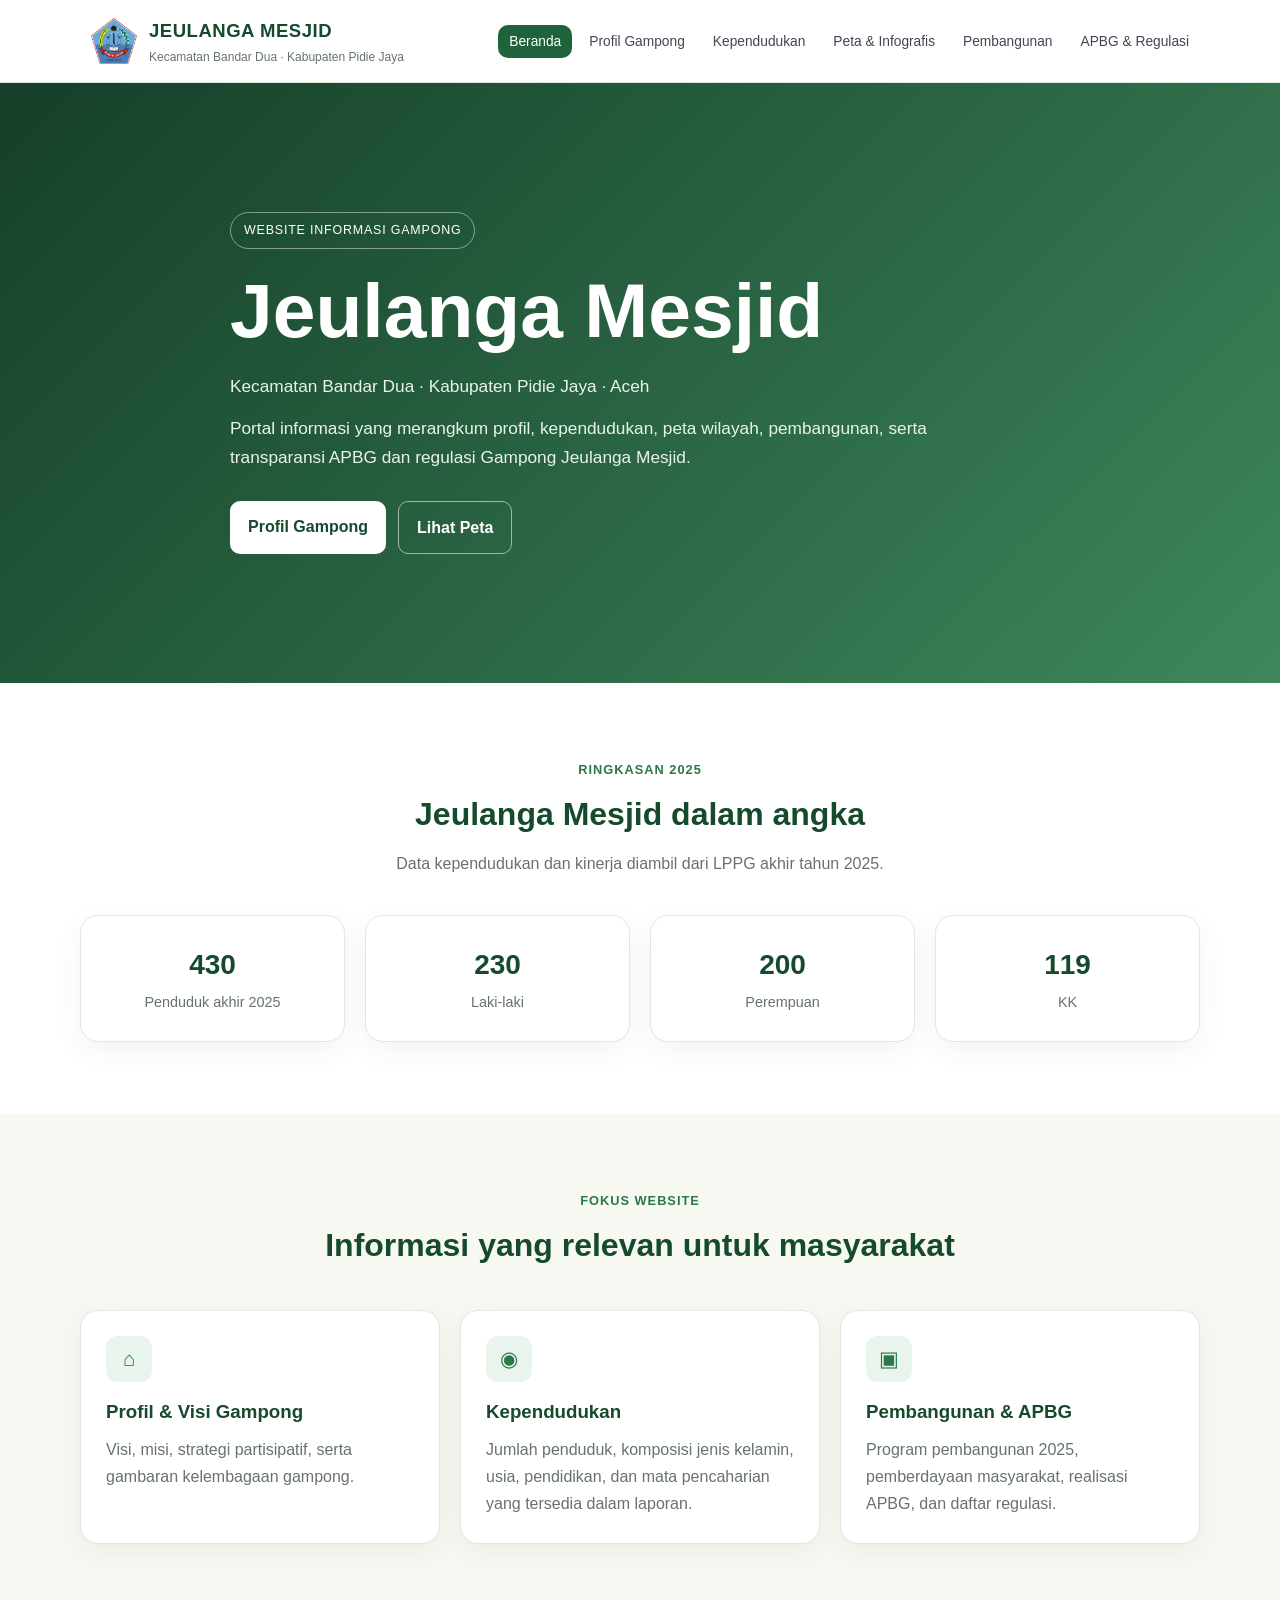
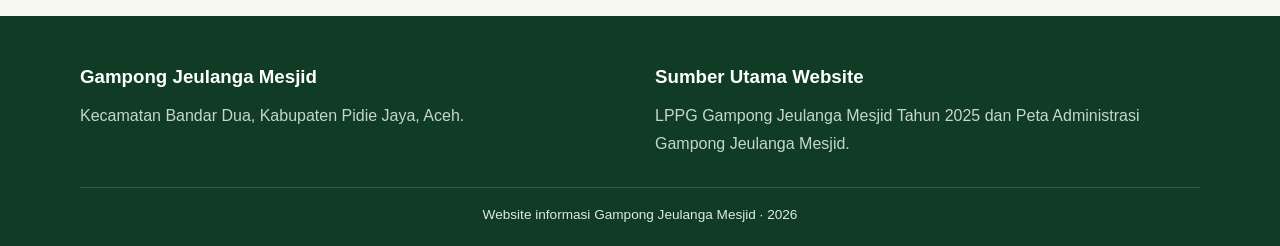
<file: index.html>
<!doctype html><html lang="id"><head><meta charset="utf-8"><meta name="viewport" content="width=device-width,initial-scale=1"><title>Gampong Jeulanga Mesjid, Bandar Dua, Pidie Jaya</title><link rel="stylesheet" href="css/style.css">
<meta name="description" content="Portal informasi Gampong Jeulanga Mesjid, Kecamatan Bandar Dua, Kabupaten Pidie Jaya, Aceh. Profil gampong, kependudukan, peta wilayah, pembangunan, APBG, dan regulasi.">
<meta name="robots" content="index, follow, max-image-preview:large">
<link rel="canonical" href="https://barbar2803.github.io/jeulanga-mesjid/">
<meta name="theme-color" content="#1f7a4d">
<meta property="og:locale" content="id_ID">
<meta property="og:type" content="website">
<meta property="og:site_name" content="Gampong Jeulanga Mesjid">
<meta property="og:title" content="Gampong Jeulanga Mesjid, Bandar Dua, Pidie Jaya">
<meta property="og:description" content="Portal informasi Gampong Jeulanga Mesjid, Kecamatan Bandar Dua, Kabupaten Pidie Jaya, Aceh. Profil gampong, kependudukan, peta wilayah, pembangunan, APBG, dan regulasi.">
<meta property="og:url" content="https://barbar2803.github.io/jeulanga-mesjid/">
<meta property="og:image" content="https://barbar2803.github.io/jeulanga-mesjid/images/logo-pidie-jaya.png">
<meta name="twitter:card" content="summary">
<meta name="twitter:title" content="Gampong Jeulanga Mesjid, Bandar Dua, Pidie Jaya">
<meta name="twitter:description" content="Portal informasi Gampong Jeulanga Mesjid, Kecamatan Bandar Dua, Kabupaten Pidie Jaya, Aceh. Profil gampong, kependudukan, peta wilayah, pembangunan, APBG, dan regulasi.">
<script type="application/ld+json">{"@context": "https://schema.org", "@type": "BreadcrumbList", "itemListElement": [{"@type": "ListItem", "position": 1, "name": "Beranda", "item": "https://barbar2803.github.io/jeulanga-mesjid/"}]}</script>
<script type="application/ld+json">{"@context": "https://schema.org", "@type": "WebSite", "name": "Gampong Jeulanga Mesjid", "alternateName": "Website Gampong Jeulanga Mesjid", "url": "https://barbar2803.github.io/jeulanga-mesjid/", "inLanguage": "id-ID", "description": "Portal informasi Gampong Jeulanga Mesjid, Kecamatan Bandar Dua, Kabupaten Pidie Jaya, Aceh. Profil gampong, kependudukan, peta wilayah, pembangunan, APBG, dan regulasi.", "about": {"@type": "AdministrativeArea", "name": "Gampong Jeulanga Mesjid", "identifier": "1118042032", "containedInPlace": [{"@type": "AdministrativeArea", "name": "Kecamatan Bandar Dua"}, {"@type": "AdministrativeArea", "name": "Kabupaten Pidie Jaya"}, {"@type": "AdministrativeArea", "name": "Aceh"}]}}</script>
</head><body>
<nav><div class="container nav-inner">
<a class="brand" href="index.html"><img src="images/logo-pidie-jaya.png" alt="Lambang Kabupaten Pidie Jaya"><span><h2>JEULANGA MESJID</h2><small>Kecamatan Bandar Dua · Kabupaten Pidie Jaya</small></span></a>
<ul>
<li><a href="index.html" class="active">Beranda</a></li>
<li><a href="profil.html">Profil Gampong</a></li>
<li><a href="kependudukan.html">Kependudukan</a></li>
<li><a href="infografis.html">Peta & Infografis</a></li>
<li><a href="pembangunan.html">Pembangunan</a></li>
<li><a href="data-dokumen.html">APBG & Regulasi</a></li>
</ul></div></nav><header class="hero"><div class="container hero-content"><span class="badge">WEBSITE INFORMASI GAMPONG</span><h1>Jeulanga Mesjid</h1><p>Kecamatan Bandar Dua · Kabupaten Pidie Jaya · Aceh</p><p style="margin-top:12px">Portal informasi yang merangkum profil, kependudukan, peta wilayah, pembangunan, serta transparansi APBG dan regulasi Gampong Jeulanga Mesjid.</p><div class="buttons"><a class="btn" href="profil.html">Profil Gampong</a><a class="btn outline" href="infografis.html">Lihat Peta</a></div></div></header>
<section><div class="container"><div class="section-head"><span>Ringkasan 2025</span><h2>Jeulanga Mesjid dalam angka</h2><p>Data kependudukan dan kinerja diambil dari LPPG akhir tahun 2025.</p></div><div class="grid grid-4">
<div class="card stat"><strong>430</strong><span>Penduduk akhir 2025</span></div><div class="card stat"><strong>230</strong><span>Laki-laki</span></div><div class="card stat"><strong>200</strong><span>Perempuan</span></div><div class="card stat"><strong>119</strong><span>KK</span></div>
</div></div></section>
<section class="stats"><div class="container"><div class="section-head"><span>Fokus Website</span><h2>Informasi yang relevan untuk masyarakat</h2></div><div class="grid grid-3">
<div class="card"><div class="icon">⌂</div><h3>Profil & Visi Gampong</h3><p>Visi, misi, strategi partisipatif, serta gambaran kelembagaan gampong.</p></div>
<div class="card"><div class="icon">◉</div><h3>Kependudukan</h3><p>Jumlah penduduk, komposisi jenis kelamin, usia, pendidikan, dan mata pencaharian yang tersedia dalam laporan.</p></div>
<div class="card"><div class="icon">▣</div><h3>Pembangunan & APBG</h3><p>Program pembangunan 2025, pemberdayaan masyarakat, realisasi APBG, dan daftar regulasi.</p></div>
</div></div></section>
<footer><div class="container footer-grid"><div><h3>Gampong Jeulanga Mesjid</h3><p>Kecamatan Bandar Dua, Kabupaten Pidie Jaya, Aceh.</p></div><div><h3>Sumber Utama Website</h3><p>LPPG Gampong Jeulanga Mesjid Tahun 2025 dan Peta Administrasi Gampong Jeulanga Mesjid.</p></div></div><div class="container bottom">Website informasi Gampong Jeulanga Mesjid · 2026</div></footer></body></html>
</file>
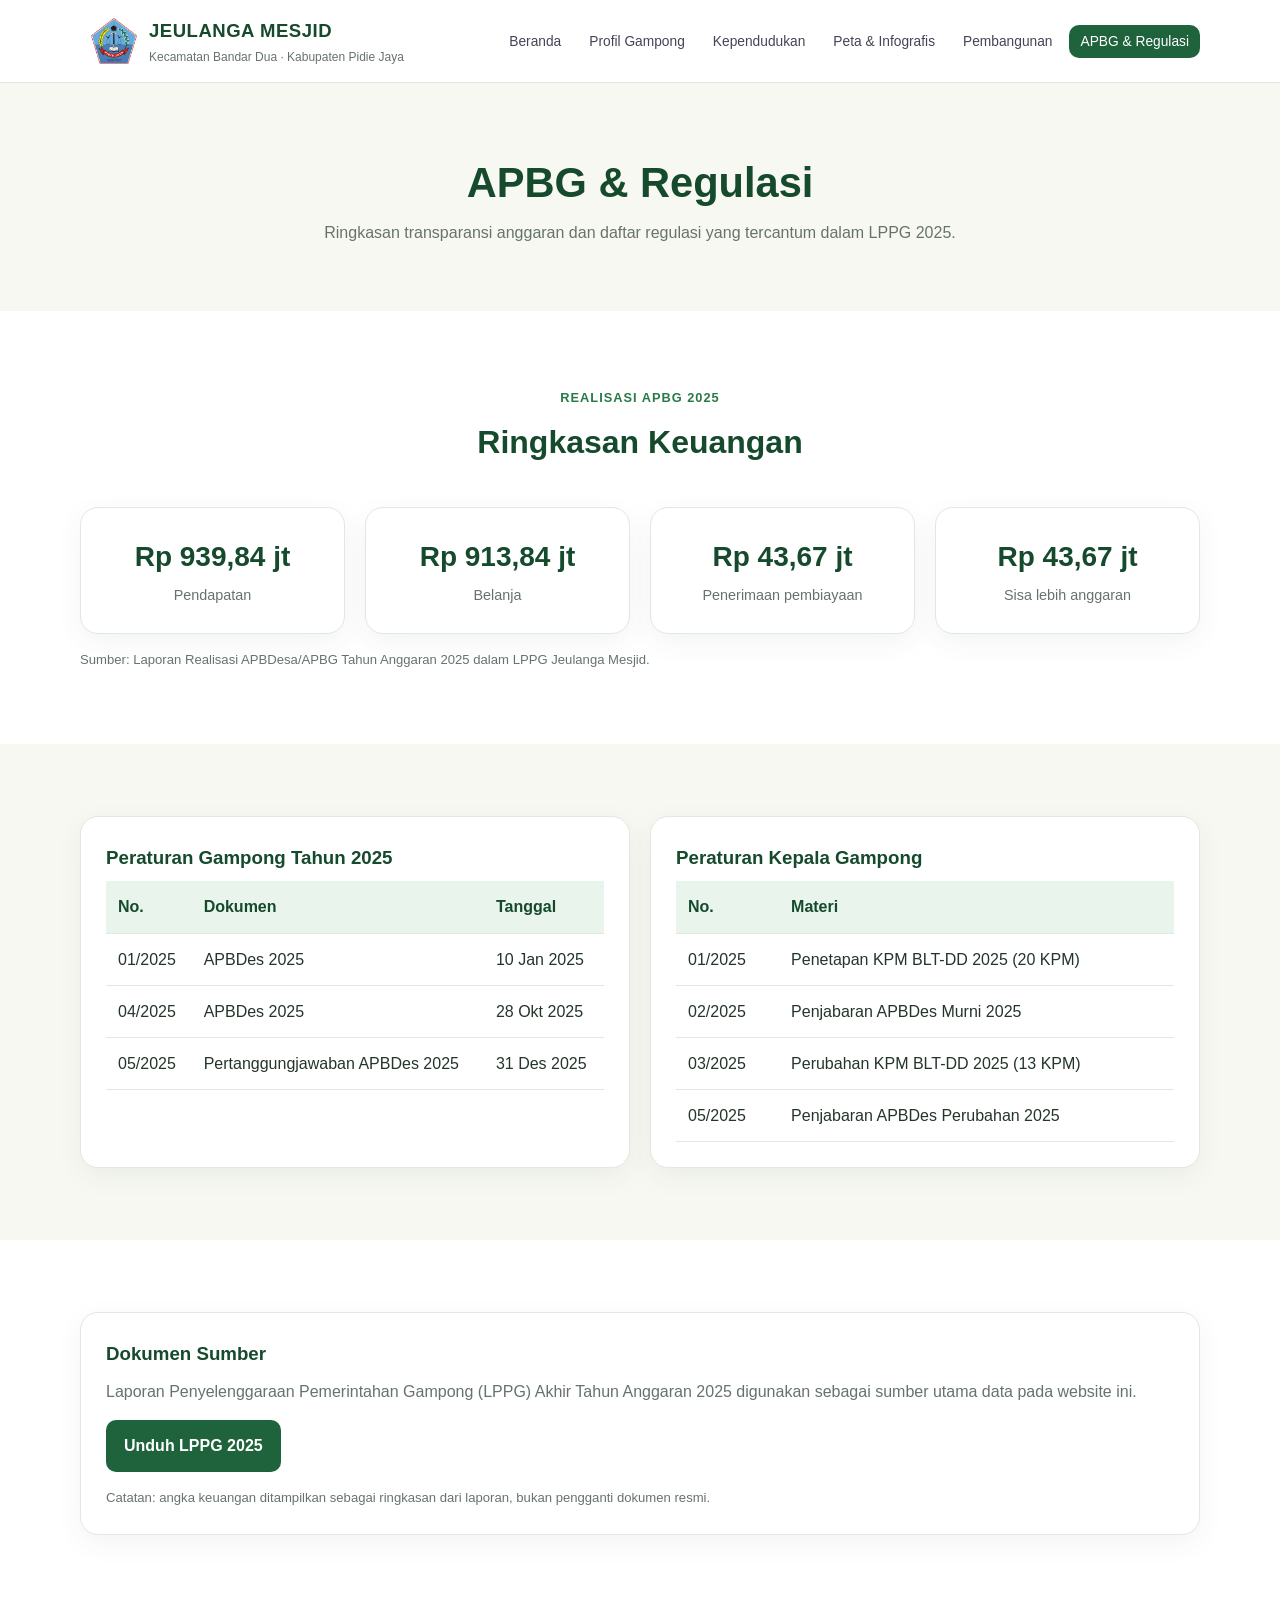
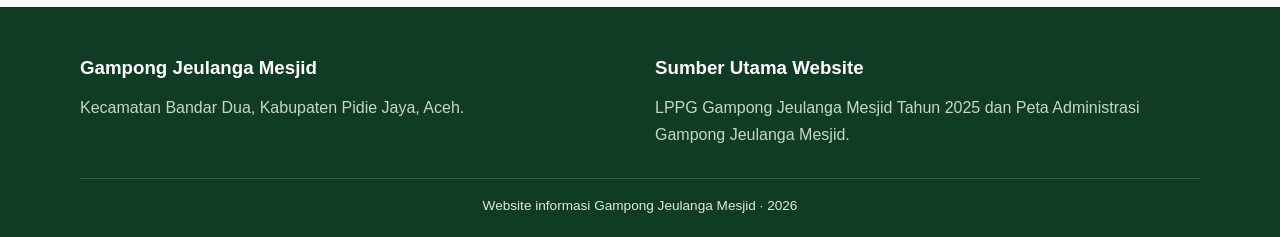
<file: data-dokumen.html>
<!doctype html><html lang="id"><head><meta charset="utf-8"><meta name="viewport" content="width=device-width,initial-scale=1"><title>APBG & Regulasi Gampong Jeulanga Mesjid, Pidie Jaya</title><link rel="stylesheet" href="css/style.css">
<meta name="description" content="Informasi APBG dan regulasi Gampong Jeulanga Mesjid, Kecamatan Bandar Dua, Kabupaten Pidie Jaya, Aceh berdasarkan dokumen yang tersedia di portal.">
<meta name="robots" content="index, follow, max-image-preview:large">
<link rel="canonical" href="https://barbar2803.github.io/jeulanga-mesjid/data-dokumen.html">
<meta name="theme-color" content="#1f7a4d">
<meta property="og:locale" content="id_ID">
<meta property="og:type" content="website">
<meta property="og:site_name" content="Gampong Jeulanga Mesjid">
<meta property="og:title" content="APBG & Regulasi Gampong Jeulanga Mesjid, Pidie Jaya">
<meta property="og:description" content="Informasi APBG dan regulasi Gampong Jeulanga Mesjid, Kecamatan Bandar Dua, Kabupaten Pidie Jaya, Aceh berdasarkan dokumen yang tersedia di portal.">
<meta property="og:url" content="https://barbar2803.github.io/jeulanga-mesjid/data-dokumen.html">
<meta property="og:image" content="https://barbar2803.github.io/jeulanga-mesjid/images/logo-pidie-jaya.png">
<meta name="twitter:card" content="summary">
<meta name="twitter:title" content="APBG & Regulasi Gampong Jeulanga Mesjid, Pidie Jaya">
<meta name="twitter:description" content="Informasi APBG dan regulasi Gampong Jeulanga Mesjid, Kecamatan Bandar Dua, Kabupaten Pidie Jaya, Aceh berdasarkan dokumen yang tersedia di portal.">
<script type="application/ld+json">{"@context": "https://schema.org", "@type": "BreadcrumbList", "itemListElement": [{"@type": "ListItem", "position": 1, "name": "Beranda", "item": "https://barbar2803.github.io/jeulanga-mesjid/"}, {"@type": "ListItem", "position": 2, "name": "APBG & Regulasi Gampong Jeulanga Mesjid", "item": "https://barbar2803.github.io/jeulanga-mesjid/data-dokumen.html"}]}</script>
</head><body>
<nav><div class="container nav-inner">
<a class="brand" href="index.html"><img src="images/logo-pidie-jaya.png" alt="Lambang Kabupaten Pidie Jaya"><span><h2>JEULANGA MESJID</h2><small>Kecamatan Bandar Dua · Kabupaten Pidie Jaya</small></span></a>
<ul>
<li><a href="index.html">Beranda</a></li>
<li><a href="profil.html">Profil Gampong</a></li>
<li><a href="kependudukan.html">Kependudukan</a></li>
<li><a href="infografis.html">Peta & Infografis</a></li>
<li><a href="pembangunan.html">Pembangunan</a></li>
<li><a href="data-dokumen.html" class="active">APBG & Regulasi</a></li>
</ul></div></nav><header class="page-head"><div class="container"><h1>APBG & Regulasi</h1><p>Ringkasan transparansi anggaran dan daftar regulasi yang tercantum dalam LPPG 2025.</p></div></header>
<section><div class="container"><div class="section-head"><span>Realisasi APBG 2025</span><h2>Ringkasan Keuangan</h2></div><div class="grid grid-4">
<div class="card stat"><strong>Rp 939,84 jt</strong><span>Pendapatan</span></div><div class="card stat"><strong>Rp 913,84 jt</strong><span>Belanja</span></div><div class="card stat"><strong>Rp 43,67 jt</strong><span>Penerimaan pembiayaan</span></div><div class="card stat"><strong>Rp 43,67 jt</strong><span>Sisa lebih anggaran</span></div>
</div><p class="source">Sumber: Laporan Realisasi APBDesa/APBG Tahun Anggaran 2025 dalam LPPG Jeulanga Mesjid.</p></div></section>
<section class="stats"><div class="container grid grid-2"><div class="card"><h3>Peraturan Gampong Tahun 2025</h3><table class="table"><tr><th>No.</th><th>Dokumen</th><th>Tanggal</th></tr><tr><td>01/2025</td><td>APBDes 2025</td><td>10 Jan 2025</td></tr><tr><td>04/2025</td><td>APBDes 2025</td><td>28 Okt 2025</td></tr><tr><td>05/2025</td><td>Pertanggungjawaban APBDes 2025</td><td>31 Des 2025</td></tr></table></div>
<div class="card"><h3>Peraturan Kepala Gampong</h3><table class="table"><tr><th>No.</th><th>Materi</th></tr><tr><td>01/2025</td><td>Penetapan KPM BLT-DD 2025 (20 KPM)</td></tr><tr><td>02/2025</td><td>Penjabaran APBDes Murni 2025</td></tr><tr><td>03/2025</td><td>Perubahan KPM BLT-DD 2025 (13 KPM)</td></tr><tr><td>05/2025</td><td>Penjabaran APBDes Perubahan 2025</td></tr></table></div></div></section>
<section><div class="container"><div class="card"><h3>Dokumen Sumber</h3><p>Laporan Penyelenggaraan Pemerintahan Gampong (LPPG) Akhir Tahun Anggaran 2025 digunakan sebagai sumber utama data pada website ini.</p><a class="btn green" href="dokumen/LPPG-Jeulanga-Mesjid-2025.docx" download style="margin-top:15px">Unduh LPPG 2025</a><p class="source">Catatan: angka keuangan ditampilkan sebagai ringkasan dari laporan, bukan pengganti dokumen resmi.</p></div></div></section>
<footer><div class="container footer-grid"><div><h3>Gampong Jeulanga Mesjid</h3><p>Kecamatan Bandar Dua, Kabupaten Pidie Jaya, Aceh.</p></div><div><h3>Sumber Utama Website</h3><p>LPPG Gampong Jeulanga Mesjid Tahun 2025 dan Peta Administrasi Gampong Jeulanga Mesjid.</p></div></div><div class="container bottom">Website informasi Gampong Jeulanga Mesjid · 2026</div></footer></body></html>
</file>
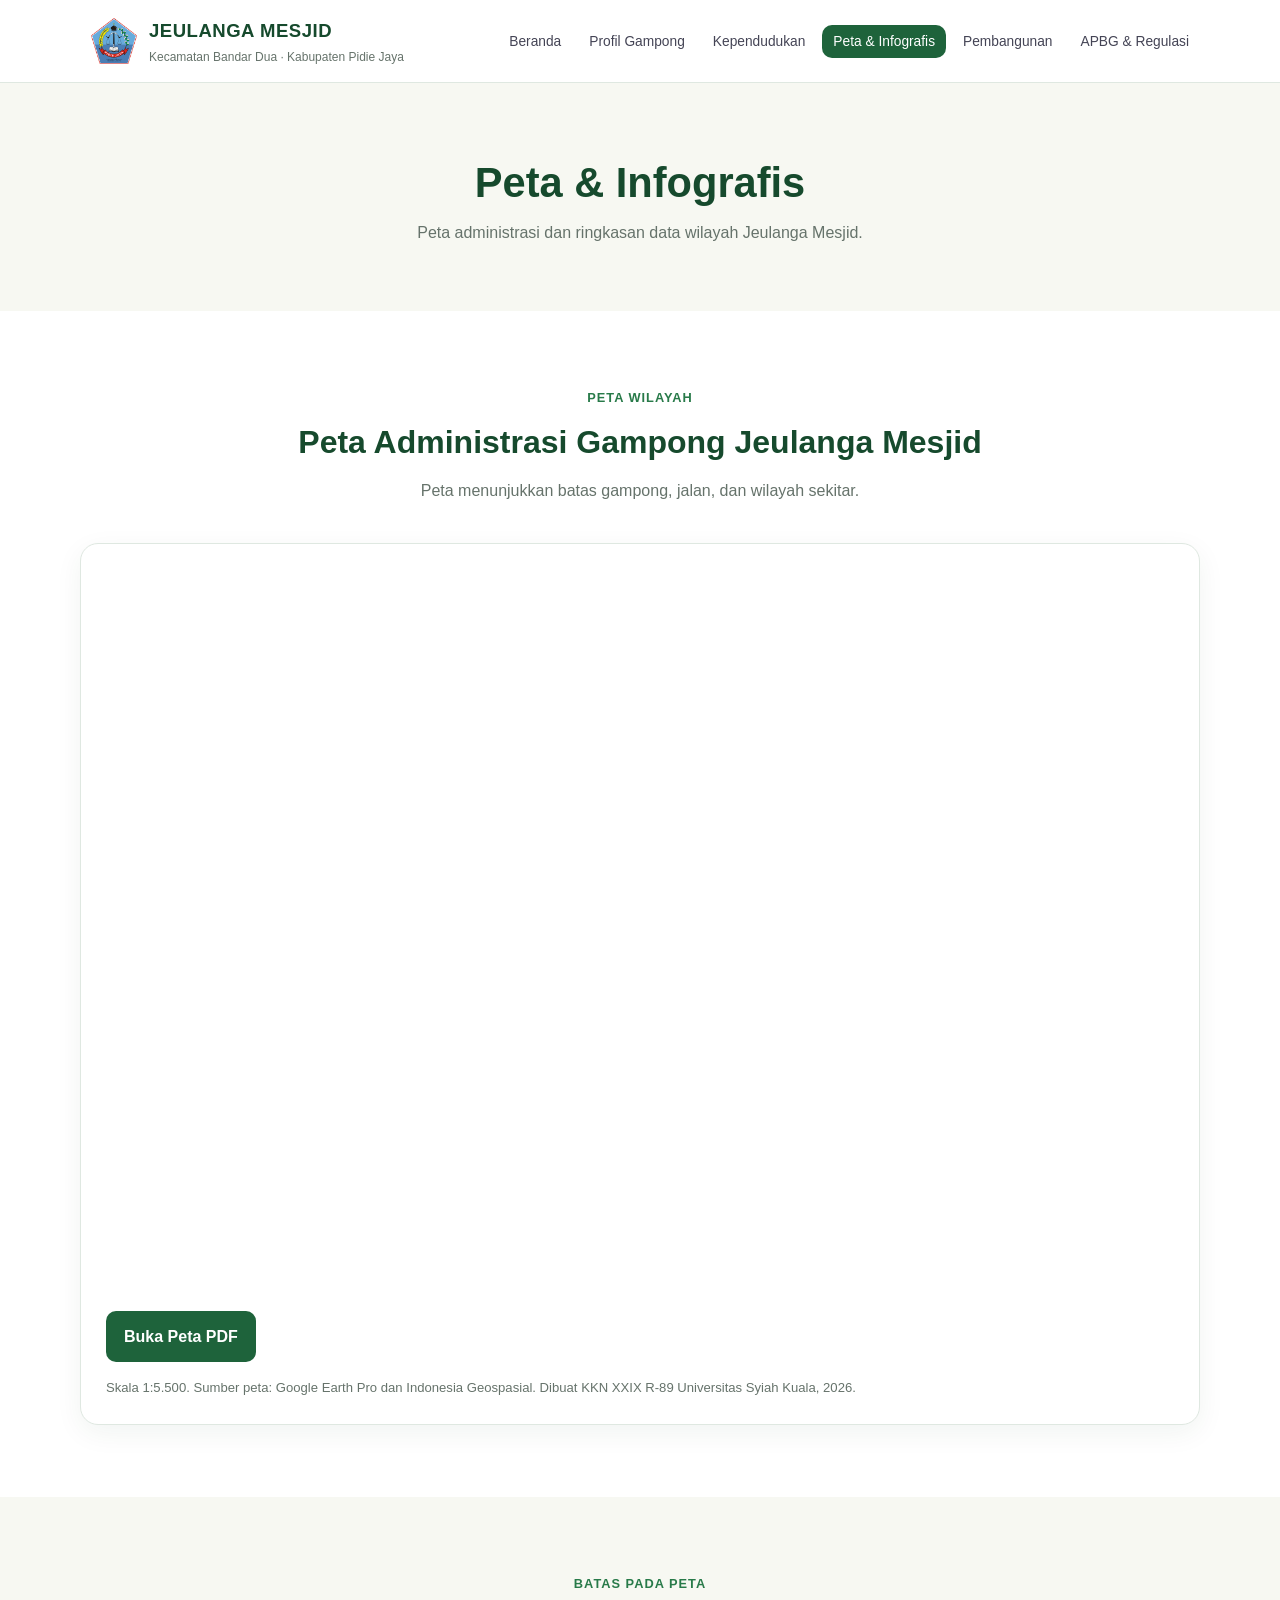
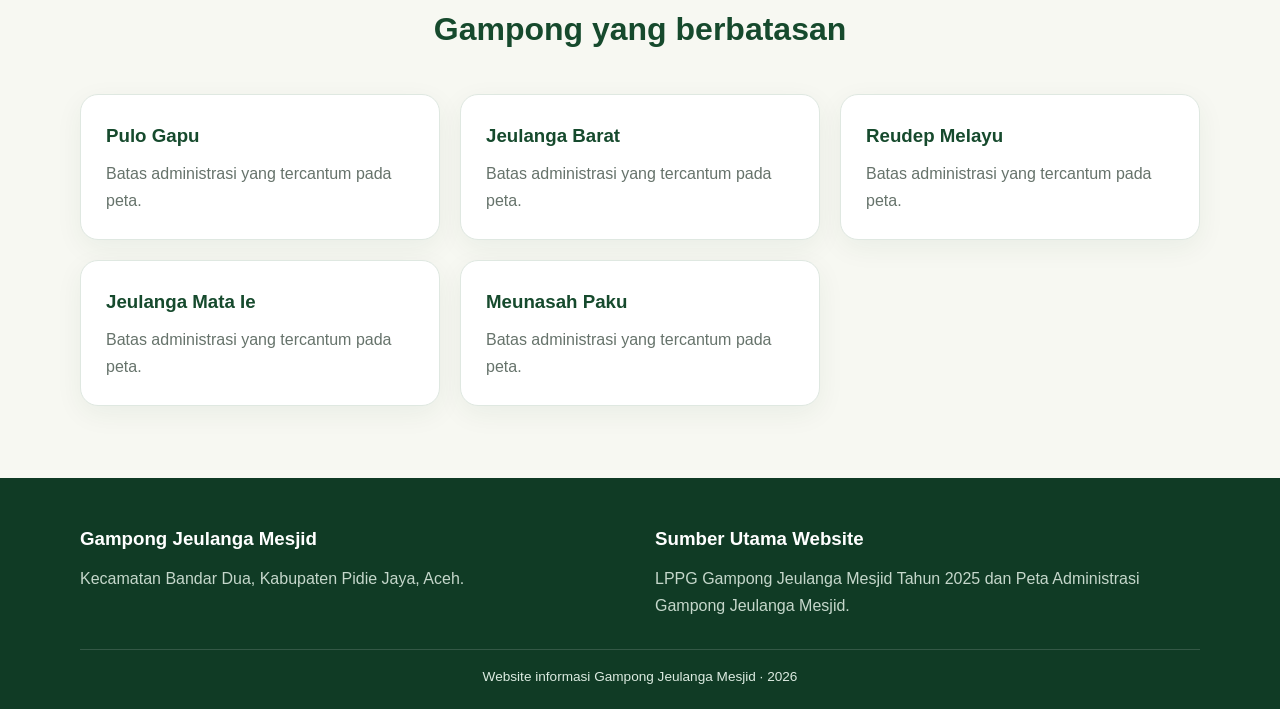
<file: infografis.html>
<!doctype html><html lang="id"><head><meta charset="utf-8"><meta name="viewport" content="width=device-width,initial-scale=1"><title>Peta & Infografis Gampong Jeulanga Mesjid, Pidie Jaya</title><link rel="stylesheet" href="css/style.css">
<meta name="description" content="Peta administrasi dan infografis Gampong Jeulanga Mesjid, Kecamatan Bandar Dua, Kabupaten Pidie Jaya, Aceh.">
<meta name="robots" content="index, follow, max-image-preview:large">
<link rel="canonical" href="https://barbar2803.github.io/jeulanga-mesjid/infografis.html">
<meta name="theme-color" content="#1f7a4d">
<meta property="og:locale" content="id_ID">
<meta property="og:type" content="website">
<meta property="og:site_name" content="Gampong Jeulanga Mesjid">
<meta property="og:title" content="Peta & Infografis Gampong Jeulanga Mesjid, Pidie Jaya">
<meta property="og:description" content="Peta administrasi dan infografis Gampong Jeulanga Mesjid, Kecamatan Bandar Dua, Kabupaten Pidie Jaya, Aceh.">
<meta property="og:url" content="https://barbar2803.github.io/jeulanga-mesjid/infografis.html">
<meta property="og:image" content="https://barbar2803.github.io/jeulanga-mesjid/images/logo-pidie-jaya.png">
<meta name="twitter:card" content="summary">
<meta name="twitter:title" content="Peta & Infografis Gampong Jeulanga Mesjid, Pidie Jaya">
<meta name="twitter:description" content="Peta administrasi dan infografis Gampong Jeulanga Mesjid, Kecamatan Bandar Dua, Kabupaten Pidie Jaya, Aceh.">
<script type="application/ld+json">{"@context": "https://schema.org", "@type": "BreadcrumbList", "itemListElement": [{"@type": "ListItem", "position": 1, "name": "Beranda", "item": "https://barbar2803.github.io/jeulanga-mesjid/"}, {"@type": "ListItem", "position": 2, "name": "Peta & Infografis Gampong Jeulanga Mesjid", "item": "https://barbar2803.github.io/jeulanga-mesjid/infografis.html"}]}</script>
</head><body>
<nav><div class="container nav-inner">
<a class="brand" href="index.html"><img src="images/logo-pidie-jaya.png" alt="Lambang Kabupaten Pidie Jaya"><span><h2>JEULANGA MESJID</h2><small>Kecamatan Bandar Dua · Kabupaten Pidie Jaya</small></span></a>
<ul>
<li><a href="index.html">Beranda</a></li>
<li><a href="profil.html">Profil Gampong</a></li>
<li><a href="kependudukan.html">Kependudukan</a></li>
<li><a href="infografis.html" class="active">Peta & Infografis</a></li>
<li><a href="pembangunan.html">Pembangunan</a></li>
<li><a href="data-dokumen.html">APBG & Regulasi</a></li>
</ul></div></nav><header class="page-head"><div class="container"><h1>Peta & Infografis</h1><p>Peta administrasi dan ringkasan data wilayah Jeulanga Mesjid.</p></div></header>
<section><div class="container"><div class="section-head"><span>Peta Wilayah</span><h2>Peta Administrasi Gampong Jeulanga Mesjid</h2><p>Peta menunjukkan batas gampong, jalan, dan wilayah sekitar.</p></div><div class="card map-card"><iframe src="dokumen/peta-administrasi-jeulanga-mesjid.pdf" title="Peta Administrasi Jeulanga Mesjid"></iframe><a class="btn green" target="_blank" href="dokumen/peta-administrasi-jeulanga-mesjid.pdf" style="margin-top:14px">Buka Peta PDF</a><p class="source">Skala 1:5.500. Sumber peta: Google Earth Pro dan Indonesia Geospasial. Dibuat KKN XXIX R-89 Universitas Syiah Kuala, 2026.</p></div></div></section>
<section class="stats"><div class="container"><div class="section-head"><span>Batas pada Peta</span><h2>Gampong yang berbatasan</h2></div><div class="grid grid-3"><div class="card"><h3>Pulo Gapu</h3><p>Batas administrasi yang tercantum pada peta.</p></div><div class="card"><h3>Jeulanga Barat</h3><p>Batas administrasi yang tercantum pada peta.</p></div><div class="card"><h3>Reudep Melayu</h3><p>Batas administrasi yang tercantum pada peta.</p></div><div class="card"><h3>Jeulanga Mata Ie</h3><p>Batas administrasi yang tercantum pada peta.</p></div><div class="card"><h3>Meunasah Paku</h3><p>Batas administrasi yang tercantum pada peta.</p></div></div></div></section>
<footer><div class="container footer-grid"><div><h3>Gampong Jeulanga Mesjid</h3><p>Kecamatan Bandar Dua, Kabupaten Pidie Jaya, Aceh.</p></div><div><h3>Sumber Utama Website</h3><p>LPPG Gampong Jeulanga Mesjid Tahun 2025 dan Peta Administrasi Gampong Jeulanga Mesjid.</p></div></div><div class="container bottom">Website informasi Gampong Jeulanga Mesjid · 2026</div></footer></body></html>
</file>
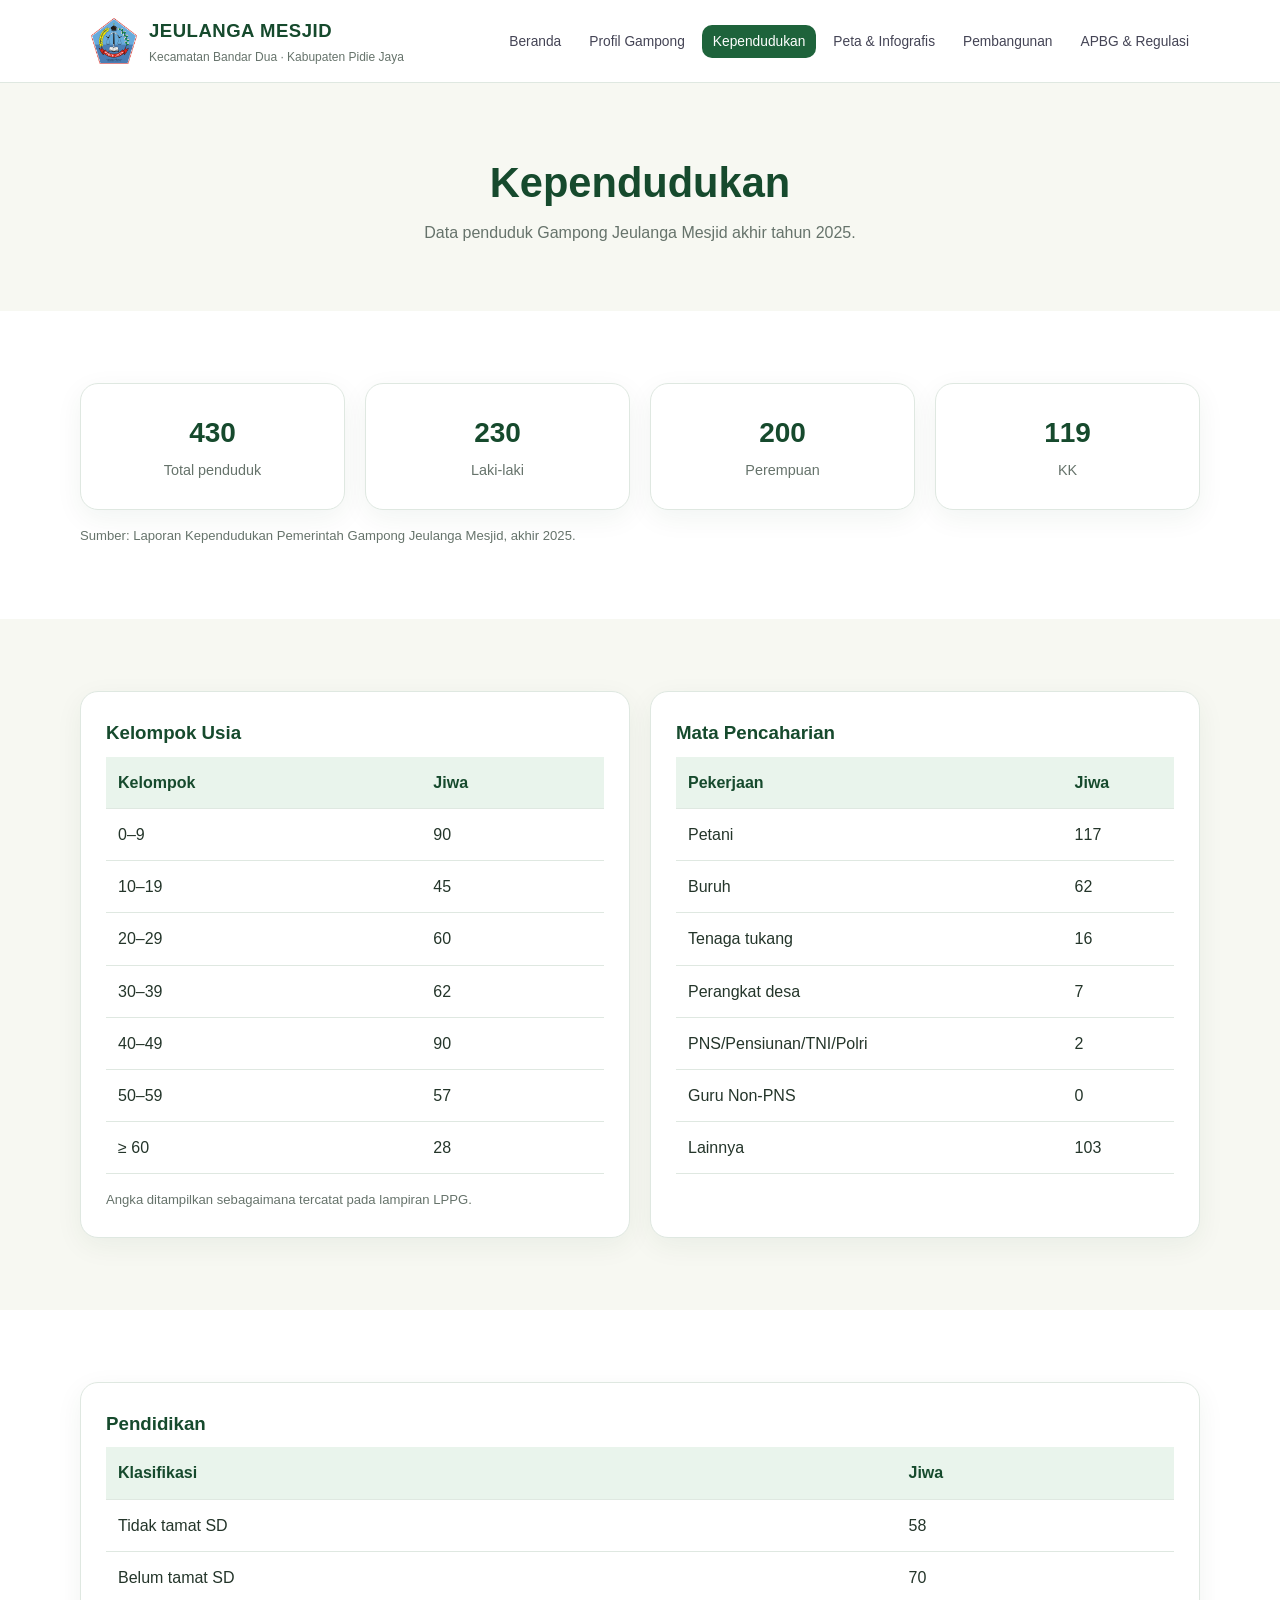
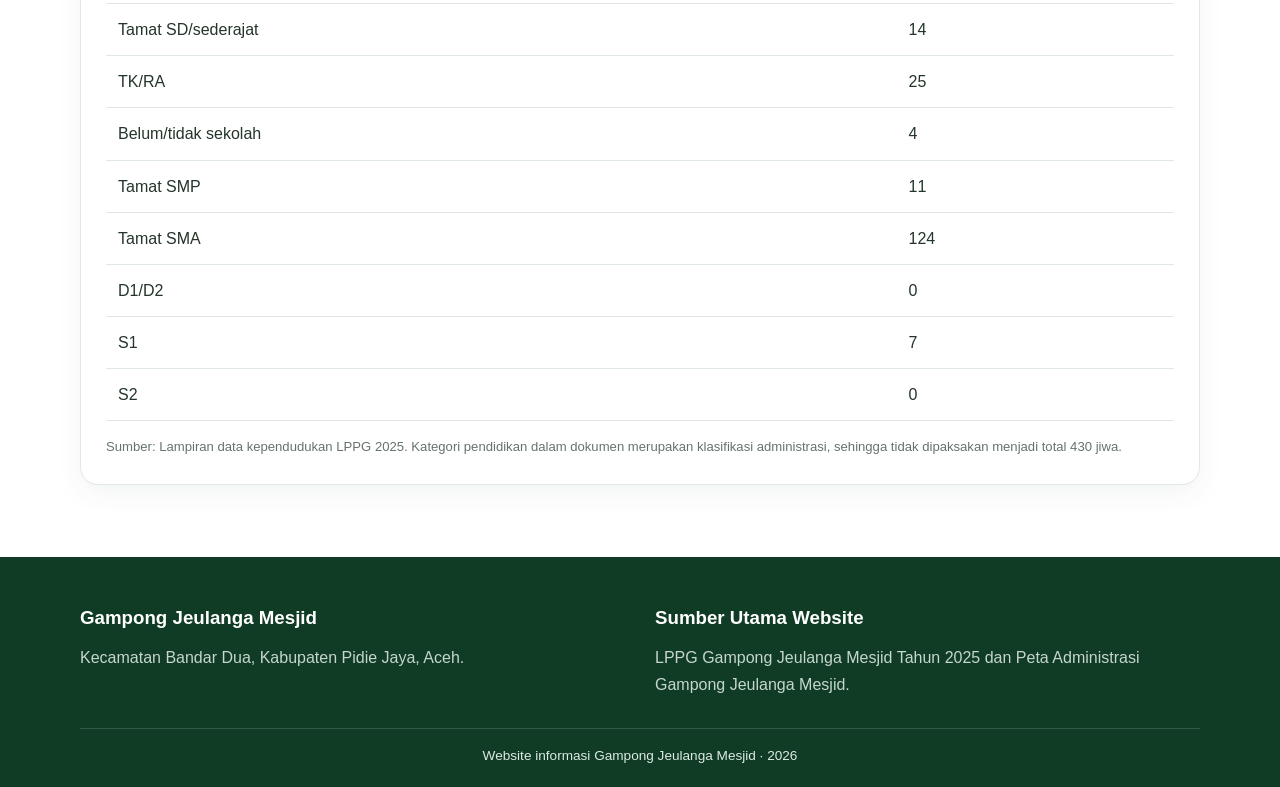
<file: kependudukan.html>
<!doctype html><html lang="id"><head><meta charset="utf-8"><meta name="viewport" content="width=device-width,initial-scale=1"><title>Data Kependudukan Jeulanga Mesjid, Bandar Dua, Pidie Jaya</title><link rel="stylesheet" href="css/style.css">
<meta name="description" content="Data kependudukan Gampong Jeulanga Mesjid, Kecamatan Bandar Dua, Kabupaten Pidie Jaya, Aceh, termasuk ringkasan penduduk dan data akhir tahun 2025.">
<meta name="robots" content="index, follow, max-image-preview:large">
<link rel="canonical" href="https://barbar2803.github.io/jeulanga-mesjid/kependudukan.html">
<meta name="theme-color" content="#1f7a4d">
<meta property="og:locale" content="id_ID">
<meta property="og:type" content="website">
<meta property="og:site_name" content="Gampong Jeulanga Mesjid">
<meta property="og:title" content="Data Kependudukan Jeulanga Mesjid, Bandar Dua, Pidie Jaya">
<meta property="og:description" content="Data kependudukan Gampong Jeulanga Mesjid, Kecamatan Bandar Dua, Kabupaten Pidie Jaya, Aceh, termasuk ringkasan penduduk dan data akhir tahun 2025.">
<meta property="og:url" content="https://barbar2803.github.io/jeulanga-mesjid/kependudukan.html">
<meta property="og:image" content="https://barbar2803.github.io/jeulanga-mesjid/images/logo-pidie-jaya.png">
<meta name="twitter:card" content="summary">
<meta name="twitter:title" content="Data Kependudukan Jeulanga Mesjid, Bandar Dua, Pidie Jaya">
<meta name="twitter:description" content="Data kependudukan Gampong Jeulanga Mesjid, Kecamatan Bandar Dua, Kabupaten Pidie Jaya, Aceh, termasuk ringkasan penduduk dan data akhir tahun 2025.">
<script type="application/ld+json">{"@context": "https://schema.org", "@type": "BreadcrumbList", "itemListElement": [{"@type": "ListItem", "position": 1, "name": "Beranda", "item": "https://barbar2803.github.io/jeulanga-mesjid/"}, {"@type": "ListItem", "position": 2, "name": "Data Kependudukan Jeulanga Mesjid", "item": "https://barbar2803.github.io/jeulanga-mesjid/kependudukan.html"}]}</script>
</head><body>
<nav><div class="container nav-inner">
<a class="brand" href="index.html"><img src="images/logo-pidie-jaya.png" alt="Lambang Kabupaten Pidie Jaya"><span><h2>JEULANGA MESJID</h2><small>Kecamatan Bandar Dua · Kabupaten Pidie Jaya</small></span></a>
<ul>
<li><a href="index.html">Beranda</a></li>
<li><a href="profil.html">Profil Gampong</a></li>
<li><a href="kependudukan.html" class="active">Kependudukan</a></li>
<li><a href="infografis.html">Peta & Infografis</a></li>
<li><a href="pembangunan.html">Pembangunan</a></li>
<li><a href="data-dokumen.html">APBG & Regulasi</a></li>
</ul></div></nav><header class="page-head"><div class="container"><h1>Kependudukan</h1><p>Data penduduk Gampong Jeulanga Mesjid akhir tahun 2025.</p></div></header>
<section><div class="container"><div class="grid grid-4"><div class="card stat"><strong>430</strong><span>Total penduduk</span></div><div class="card stat"><strong>230</strong><span>Laki-laki</span></div><div class="card stat"><strong>200</strong><span>Perempuan</span></div><div class="card stat"><strong>119</strong><span>KK</span></div></div><p class="source">Sumber: Laporan Kependudukan Pemerintah Gampong Jeulanga Mesjid, akhir 2025.</p></div></section>
<section class="stats"><div class="container grid grid-2"><div class="card"><h3>Kelompok Usia</h3><table class="table"><tr><th>Kelompok</th><th>Jiwa</th></tr><tr><td>0–9</td><td>90</td></tr><tr><td>10–19</td><td>45</td></tr><tr><td>20–29</td><td>60</td></tr><tr><td>30–39</td><td>62</td></tr><tr><td>40–49</td><td>90</td></tr><tr><td>50–59</td><td>57</td></tr><tr><td>≥ 60</td><td>28</td></tr></table><p class="source">Angka ditampilkan sebagaimana tercatat pada lampiran LPPG.</p></div>
<div class="card"><h3>Mata Pencaharian</h3><table class="table"><tr><th>Pekerjaan</th><th>Jiwa</th></tr><tr><td>Petani</td><td>117</td></tr><tr><td>Buruh</td><td>62</td></tr><tr><td>Tenaga tukang</td><td>16</td></tr><tr><td>Perangkat desa</td><td>7</td></tr><tr><td>PNS/Pensiunan/TNI/Polri</td><td>2</td></tr><tr><td>Guru Non-PNS</td><td>0</td></tr><tr><td>Lainnya</td><td>103</td></tr></table></div></div></section>
<section><div class="container"><div class="card"><h3>Pendidikan</h3><table class="table"><tr><th>Klasifikasi</th><th>Jiwa</th></tr><tr><td>Tidak tamat SD</td><td>58</td></tr><tr><td>Belum tamat SD</td><td>70</td></tr><tr><td>Tamat SD/sederajat</td><td>14</td></tr><tr><td>TK/RA</td><td>25</td></tr><tr><td>Belum/tidak sekolah</td><td>4</td></tr><tr><td>Tamat SMP</td><td>11</td></tr><tr><td>Tamat SMA</td><td>124</td></tr><tr><td>D1/D2</td><td>0</td></tr><tr><td>S1</td><td>7</td></tr><tr><td>S2</td><td>0</td></tr></table><p class="source">Sumber: Lampiran data kependudukan LPPG 2025. Kategori pendidikan dalam dokumen merupakan klasifikasi administrasi, sehingga tidak dipaksakan menjadi total 430 jiwa.</p></div></div></section>
<footer><div class="container footer-grid"><div><h3>Gampong Jeulanga Mesjid</h3><p>Kecamatan Bandar Dua, Kabupaten Pidie Jaya, Aceh.</p></div><div><h3>Sumber Utama Website</h3><p>LPPG Gampong Jeulanga Mesjid Tahun 2025 dan Peta Administrasi Gampong Jeulanga Mesjid.</p></div></div><div class="container bottom">Website informasi Gampong Jeulanga Mesjid · 2026</div></footer></body></html>
</file>
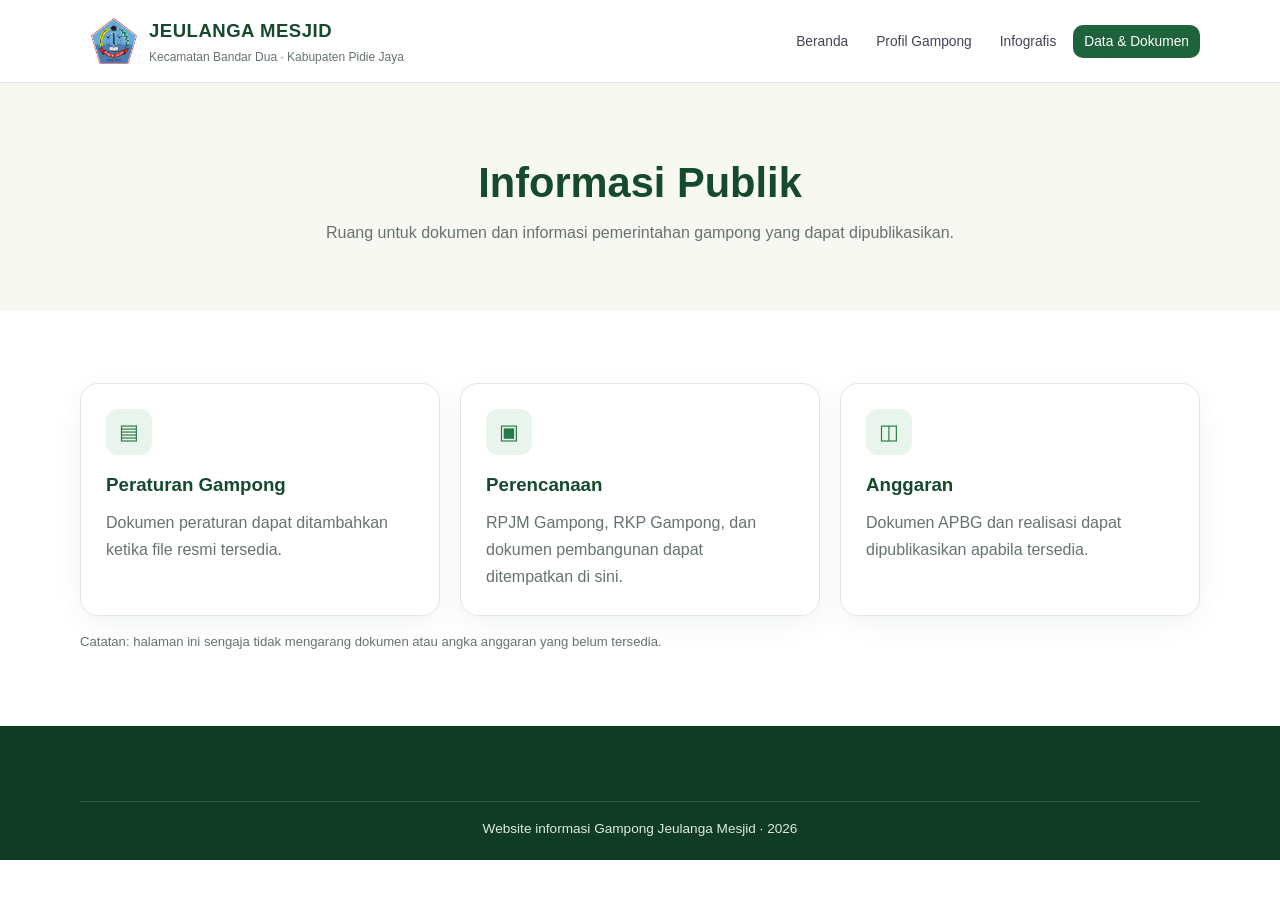
<file: pdip.html>
<!doctype html><html lang="id"><head><meta charset="utf-8"><meta name="viewport" content="width=device-width,initial-scale=1"><title>Informasi Publik Jeulanga Mesjid</title><link rel="stylesheet" href="css/style.css"></head><body>
<nav><div class="container nav-inner"><a class="brand" href="index.html"><img src="images/logo-pidie-jaya.png" alt="Lambang Kabupaten Pidie Jaya"><span><h2>JEULANGA MESJID</h2><small>Kecamatan Bandar Dua · Kabupaten Pidie Jaya</small></span></a><ul><li><a href="index.html">Beranda</a></li><li><a href="profil.html">Profil Gampong</a></li><li><a href="infografis.html">Infografis</a></li><li><a class="active" href="pdip.html">Data & Dokumen</a></li></ul></div></nav>
<header class="page-head"><div class="container"><h1>Informasi Publik</h1><p>Ruang untuk dokumen dan informasi pemerintahan gampong yang dapat dipublikasikan.</p></div></header>
<section><div class="container"><div class="grid grid-3">
<div class="card"><div class="icon">▤</div><h3>Peraturan Gampong</h3><p>Dokumen peraturan dapat ditambahkan ketika file resmi tersedia.</p></div>
<div class="card"><div class="icon">▣</div><h3>Perencanaan</h3><p>RPJM Gampong, RKP Gampong, dan dokumen pembangunan dapat ditempatkan di sini.</p></div>
<div class="card"><div class="icon">◫</div><h3>Anggaran</h3><p>Dokumen APBG dan realisasi dapat dipublikasikan apabila tersedia.</p></div>
</div><p class="source">Catatan: halaman ini sengaja tidak mengarang dokumen atau angka anggaran yang belum tersedia.</p></div></section>
<footer><div class="container bottom">Website informasi Gampong Jeulanga Mesjid · 2026</div></footer></body></html>
</file>
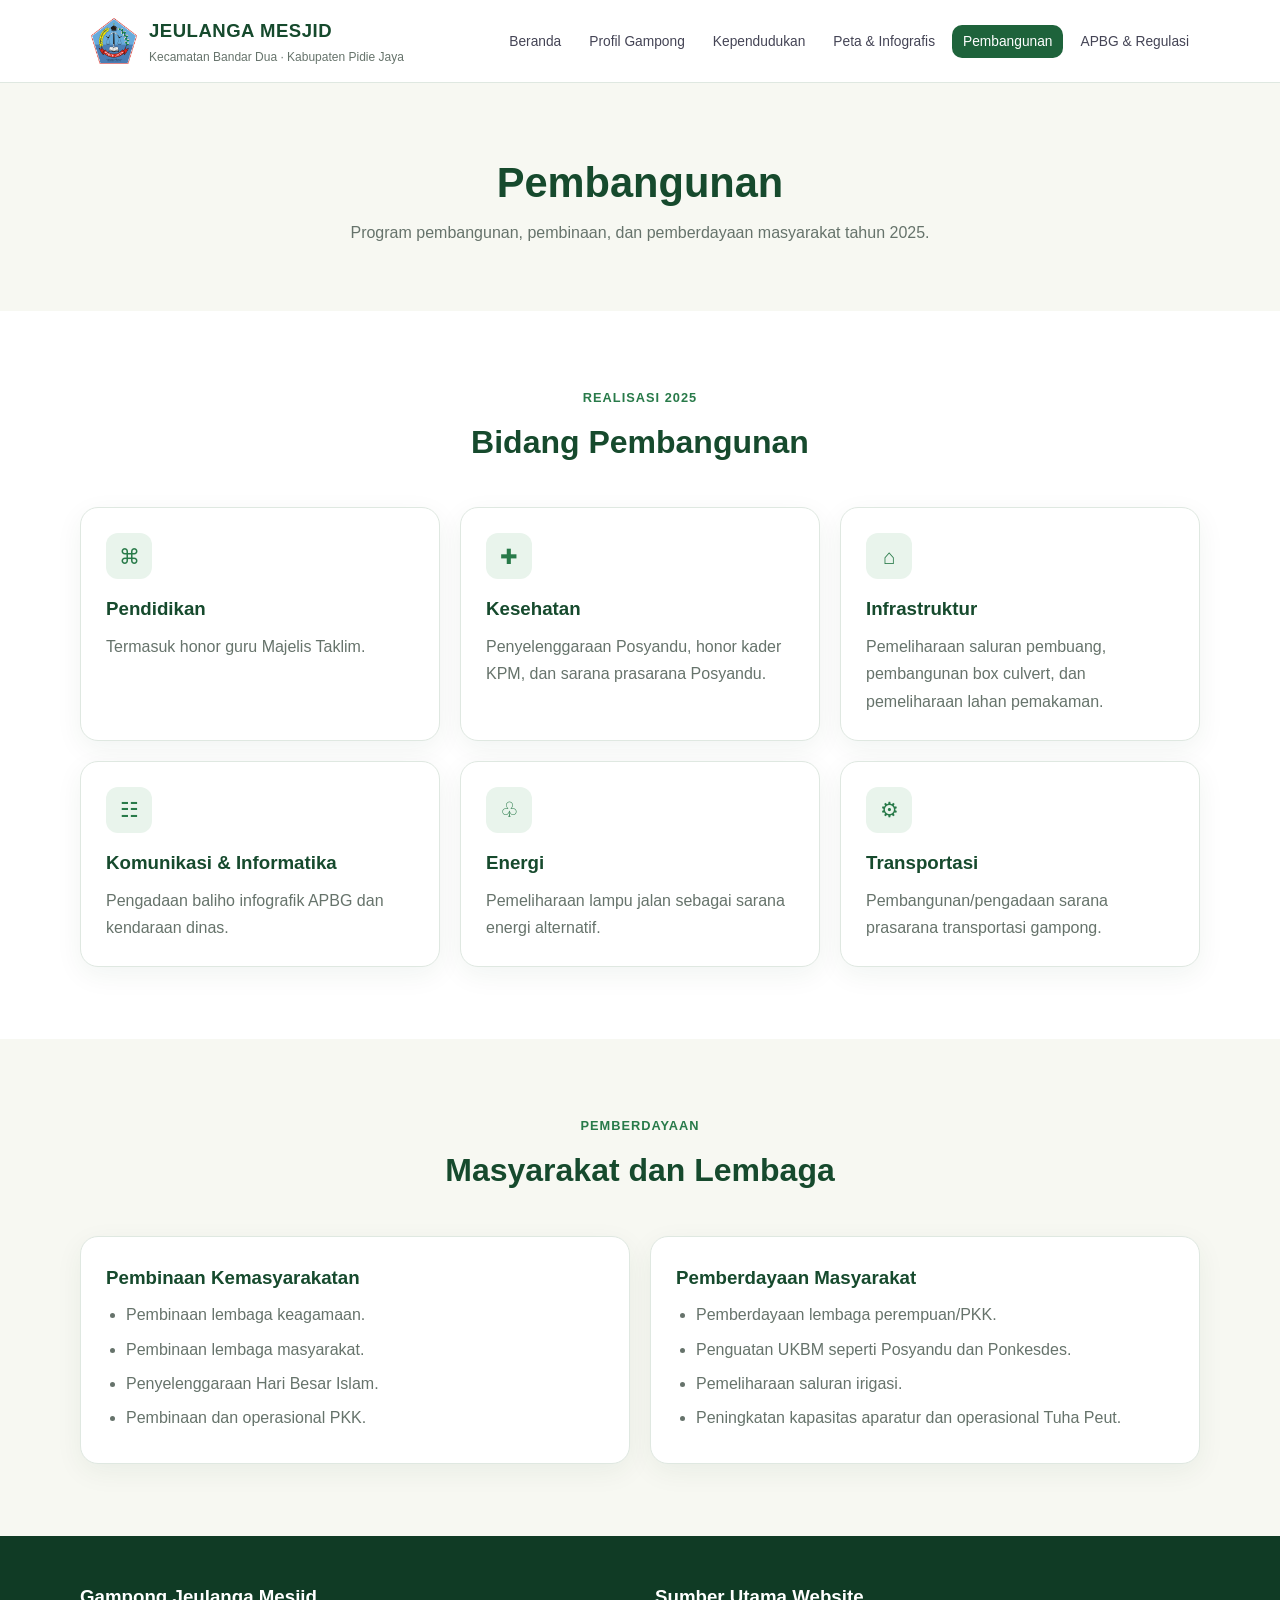
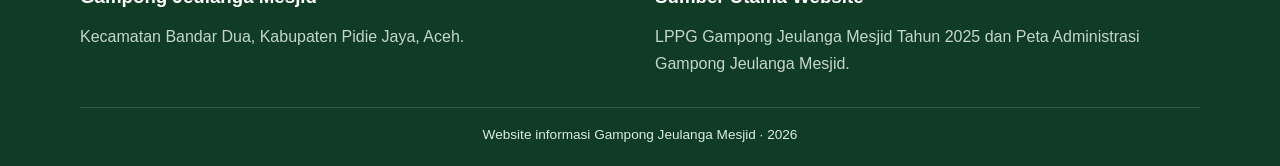
<file: pembangunan.html>
<!doctype html><html lang="id"><head><meta charset="utf-8"><meta name="viewport" content="width=device-width,initial-scale=1"><title>Pembangunan Gampong Jeulanga Mesjid 2025, Pidie Jaya</title><link rel="stylesheet" href="css/style.css">
<meta name="description" content="Informasi program pembangunan, pembinaan, dan pemberdayaan masyarakat Gampong Jeulanga Mesjid, Kecamatan Bandar Dua, Kabupaten Pidie Jaya tahun 2025.">
<meta name="robots" content="index, follow, max-image-preview:large">
<link rel="canonical" href="https://barbar2803.github.io/jeulanga-mesjid/pembangunan.html">
<meta name="theme-color" content="#1f7a4d">
<meta property="og:locale" content="id_ID">
<meta property="og:type" content="website">
<meta property="og:site_name" content="Gampong Jeulanga Mesjid">
<meta property="og:title" content="Pembangunan Gampong Jeulanga Mesjid 2025, Pidie Jaya">
<meta property="og:description" content="Informasi program pembangunan, pembinaan, dan pemberdayaan masyarakat Gampong Jeulanga Mesjid, Kecamatan Bandar Dua, Kabupaten Pidie Jaya tahun 2025.">
<meta property="og:url" content="https://barbar2803.github.io/jeulanga-mesjid/pembangunan.html">
<meta property="og:image" content="https://barbar2803.github.io/jeulanga-mesjid/images/logo-pidie-jaya.png">
<meta name="twitter:card" content="summary">
<meta name="twitter:title" content="Pembangunan Gampong Jeulanga Mesjid 2025, Pidie Jaya">
<meta name="twitter:description" content="Informasi program pembangunan, pembinaan, dan pemberdayaan masyarakat Gampong Jeulanga Mesjid, Kecamatan Bandar Dua, Kabupaten Pidie Jaya tahun 2025.">
<script type="application/ld+json">{"@context": "https://schema.org", "@type": "BreadcrumbList", "itemListElement": [{"@type": "ListItem", "position": 1, "name": "Beranda", "item": "https://barbar2803.github.io/jeulanga-mesjid/"}, {"@type": "ListItem", "position": 2, "name": "Pembangunan Gampong Jeulanga Mesjid 2025", "item": "https://barbar2803.github.io/jeulanga-mesjid/pembangunan.html"}]}</script>
</head><body>
<nav><div class="container nav-inner">
<a class="brand" href="index.html"><img src="images/logo-pidie-jaya.png" alt="Lambang Kabupaten Pidie Jaya"><span><h2>JEULANGA MESJID</h2><small>Kecamatan Bandar Dua · Kabupaten Pidie Jaya</small></span></a>
<ul>
<li><a href="index.html">Beranda</a></li>
<li><a href="profil.html">Profil Gampong</a></li>
<li><a href="kependudukan.html">Kependudukan</a></li>
<li><a href="infografis.html">Peta & Infografis</a></li>
<li><a href="pembangunan.html" class="active">Pembangunan</a></li>
<li><a href="data-dokumen.html">APBG & Regulasi</a></li>
</ul></div></nav><header class="page-head"><div class="container"><h1>Pembangunan</h1><p>Program pembangunan, pembinaan, dan pemberdayaan masyarakat tahun 2025.</p></div></header>
<section><div class="container"><div class="section-head"><span>Realisasi 2025</span><h2>Bidang Pembangunan</h2></div><div class="grid grid-3">
<div class="card"><div class="icon">⌘</div><h3>Pendidikan</h3><p>Termasuk honor guru Majelis Taklim.</p></div>
<div class="card"><div class="icon">✚</div><h3>Kesehatan</h3><p>Penyelenggaraan Posyandu, honor kader KPM, dan sarana prasarana Posyandu.</p></div>
<div class="card"><div class="icon">⌂</div><h3>Infrastruktur</h3><p>Pemeliharaan saluran pembuang, pembangunan box culvert, dan pemeliharaan lahan pemakaman.</p></div>
<div class="card"><div class="icon">☷</div><h3>Komunikasi & Informatika</h3><p>Pengadaan baliho infografik APBG dan kendaraan dinas.</p></div>
<div class="card"><div class="icon">♧</div><h3>Energi</h3><p>Pemeliharaan lampu jalan sebagai sarana energi alternatif.</p></div>
<div class="card"><div class="icon">⚙</div><h3>Transportasi</h3><p>Pembangunan/pengadaan sarana prasarana transportasi gampong.</p></div>
</div></div></section>
<section class="stats"><div class="container"><div class="section-head"><span>Pemberdayaan</span><h2>Masyarakat dan Lembaga</h2></div><div class="grid grid-2"><div class="card"><h3>Pembinaan Kemasyarakatan</h3><ul class="list"><li>Pembinaan lembaga keagamaan.</li><li>Pembinaan lembaga masyarakat.</li><li>Penyelenggaraan Hari Besar Islam.</li><li>Pembinaan dan operasional PKK.</li></ul></div><div class="card"><h3>Pemberdayaan Masyarakat</h3><ul class="list"><li>Pemberdayaan lembaga perempuan/PKK.</li><li>Penguatan UKBM seperti Posyandu dan Ponkesdes.</li><li>Pemeliharaan saluran irigasi.</li><li>Peningkatan kapasitas aparatur dan operasional Tuha Peut.</li></ul></div></div></div></section>
<footer><div class="container footer-grid"><div><h3>Gampong Jeulanga Mesjid</h3><p>Kecamatan Bandar Dua, Kabupaten Pidie Jaya, Aceh.</p></div><div><h3>Sumber Utama Website</h3><p>LPPG Gampong Jeulanga Mesjid Tahun 2025 dan Peta Administrasi Gampong Jeulanga Mesjid.</p></div></div><div class="container bottom">Website informasi Gampong Jeulanga Mesjid · 2026</div></footer></body></html>
</file>
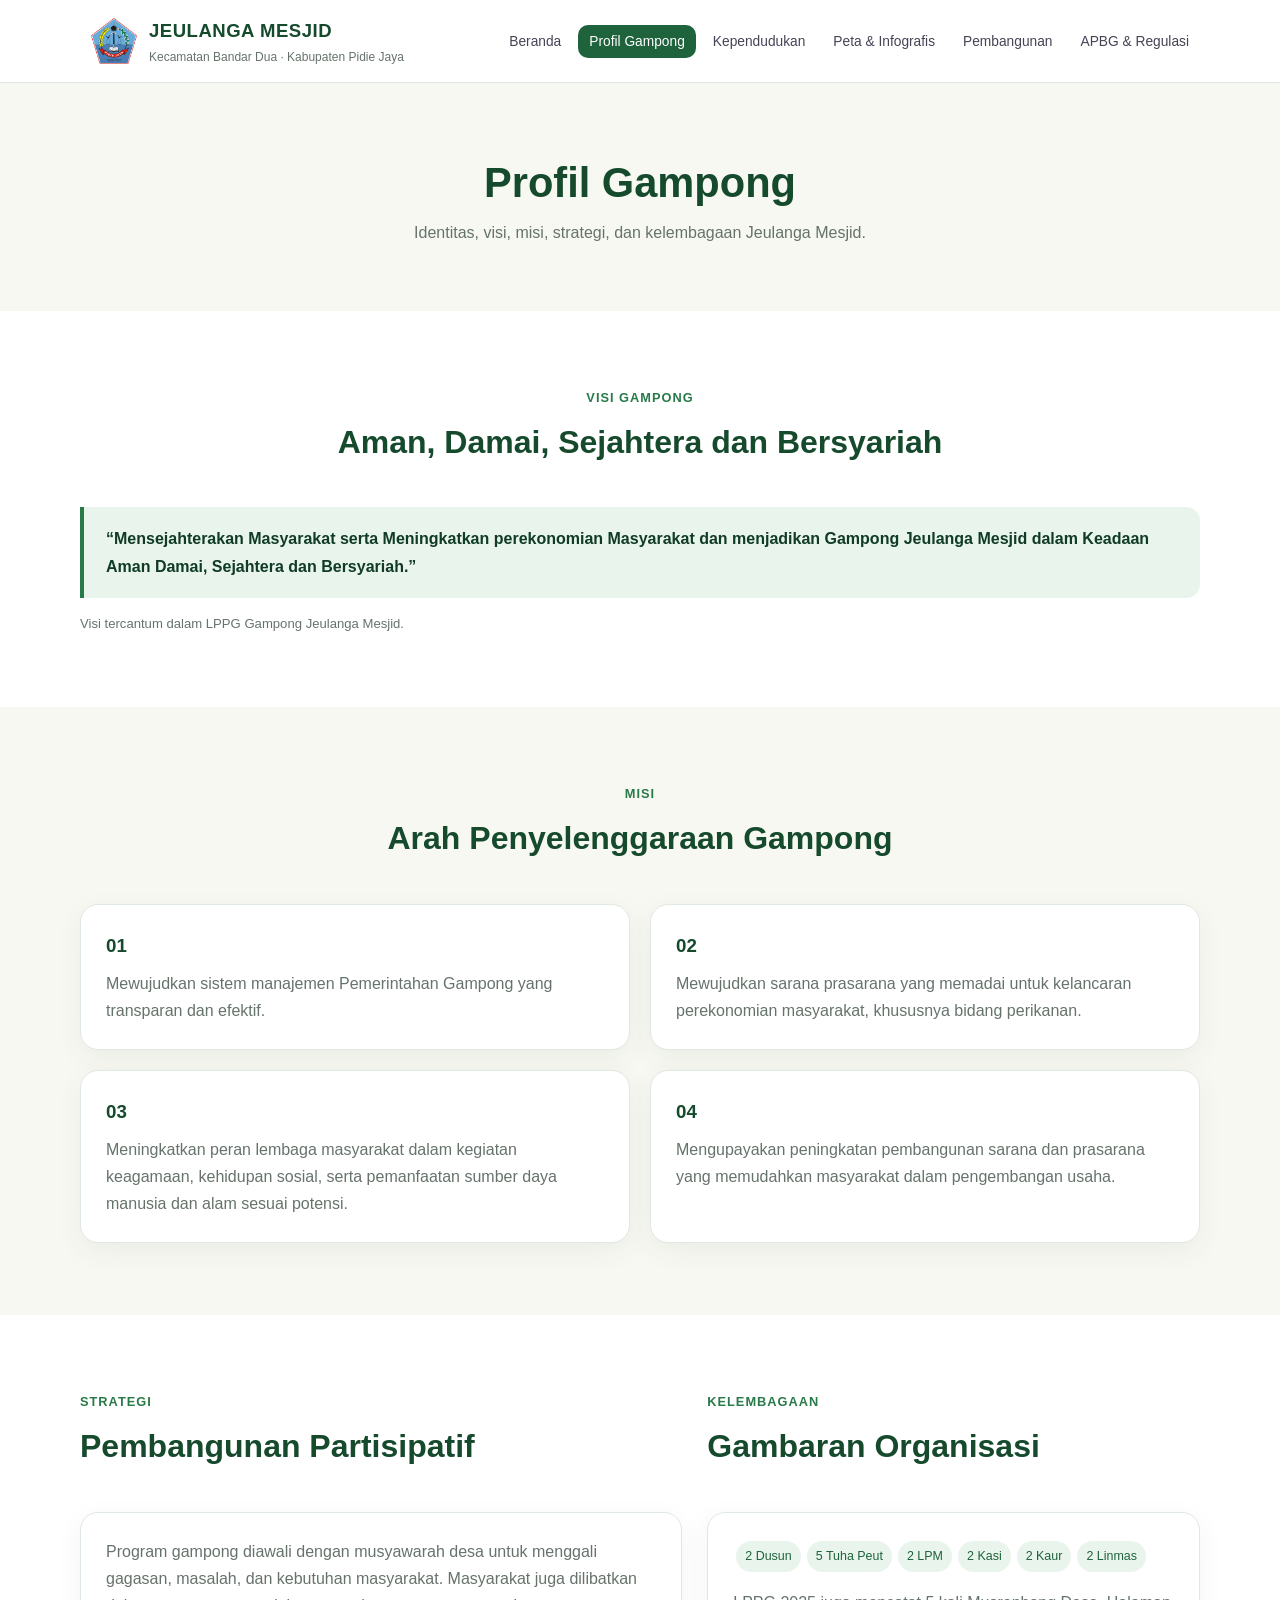
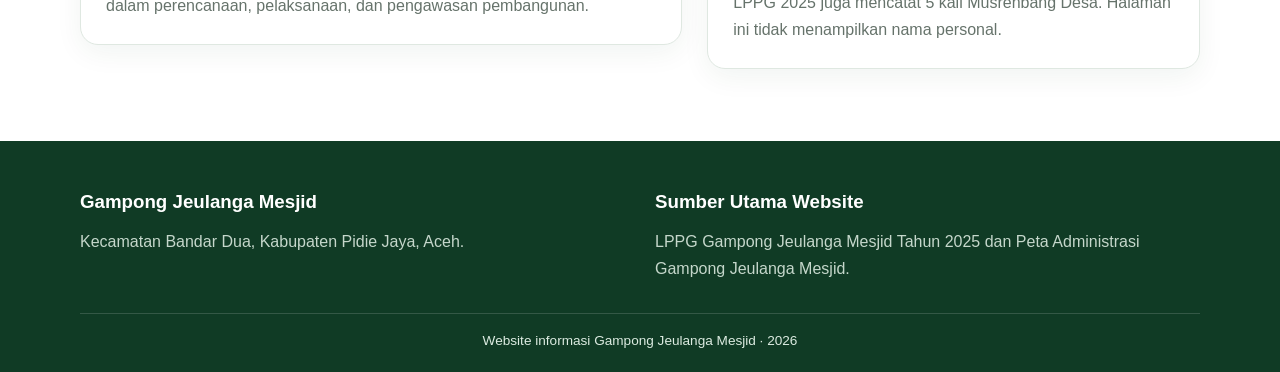
<file: profil.html>
<!doctype html><html lang="id"><head><meta charset="utf-8"><meta name="viewport" content="width=device-width,initial-scale=1"><title>Profil Gampong Jeulanga Mesjid, Bandar Dua, Pidie Jaya</title><link rel="stylesheet" href="css/style.css">
<meta name="description" content="Profil Gampong Jeulanga Mesjid di Kecamatan Bandar Dua, Kabupaten Pidie Jaya, Aceh, mencakup identitas, visi, misi, strategi, dan kelembagaan gampong.">
<meta name="robots" content="index, follow, max-image-preview:large">
<link rel="canonical" href="https://barbar2803.github.io/jeulanga-mesjid/profil.html">
<meta name="theme-color" content="#1f7a4d">
<meta property="og:locale" content="id_ID">
<meta property="og:type" content="website">
<meta property="og:site_name" content="Gampong Jeulanga Mesjid">
<meta property="og:title" content="Profil Gampong Jeulanga Mesjid, Bandar Dua, Pidie Jaya">
<meta property="og:description" content="Profil Gampong Jeulanga Mesjid di Kecamatan Bandar Dua, Kabupaten Pidie Jaya, Aceh, mencakup identitas, visi, misi, strategi, dan kelembagaan gampong.">
<meta property="og:url" content="https://barbar2803.github.io/jeulanga-mesjid/profil.html">
<meta property="og:image" content="https://barbar2803.github.io/jeulanga-mesjid/images/logo-pidie-jaya.png">
<meta name="twitter:card" content="summary">
<meta name="twitter:title" content="Profil Gampong Jeulanga Mesjid, Bandar Dua, Pidie Jaya">
<meta name="twitter:description" content="Profil Gampong Jeulanga Mesjid di Kecamatan Bandar Dua, Kabupaten Pidie Jaya, Aceh, mencakup identitas, visi, misi, strategi, dan kelembagaan gampong.">
<script type="application/ld+json">{"@context": "https://schema.org", "@type": "BreadcrumbList", "itemListElement": [{"@type": "ListItem", "position": 1, "name": "Beranda", "item": "https://barbar2803.github.io/jeulanga-mesjid/"}, {"@type": "ListItem", "position": 2, "name": "Profil Gampong Jeulanga Mesjid", "item": "https://barbar2803.github.io/jeulanga-mesjid/profil.html"}]}</script>
</head><body>
<nav><div class="container nav-inner">
<a class="brand" href="index.html"><img src="images/logo-pidie-jaya.png" alt="Lambang Kabupaten Pidie Jaya"><span><h2>JEULANGA MESJID</h2><small>Kecamatan Bandar Dua · Kabupaten Pidie Jaya</small></span></a>
<ul>
<li><a href="index.html">Beranda</a></li>
<li><a href="profil.html" class="active">Profil Gampong</a></li>
<li><a href="kependudukan.html">Kependudukan</a></li>
<li><a href="infografis.html">Peta & Infografis</a></li>
<li><a href="pembangunan.html">Pembangunan</a></li>
<li><a href="data-dokumen.html">APBG & Regulasi</a></li>
</ul></div></nav><header class="page-head"><div class="container"><h1>Profil Gampong</h1><p>Identitas, visi, misi, strategi, dan kelembagaan Jeulanga Mesjid.</p></div></header>
<section><div class="container"><div class="section-head"><span>Visi Gampong</span><h2>Aman, Damai, Sejahtera dan Bersyariah</h2></div><div class="quote">“Mensejahterakan Masyarakat serta Meningkatkan perekonomian Masyarakat dan menjadikan Gampong Jeulanga Mesjid dalam Keadaan Aman Damai, Sejahtera dan Bersyariah.”</div><p class="source">Visi tercantum dalam LPPG Gampong Jeulanga Mesjid.</p></div></section>
<section class="stats"><div class="container"><div class="section-head"><span>Misi</span><h2>Arah Penyelenggaraan Gampong</h2></div><div class="grid grid-2">
<div class="card"><h3>01</h3><p>Mewujudkan sistem manajemen Pemerintahan Gampong yang transparan dan efektif.</p></div>
<div class="card"><h3>02</h3><p>Mewujudkan sarana prasarana yang memadai untuk kelancaran perekonomian masyarakat, khususnya bidang perikanan.</p></div>
<div class="card"><h3>03</h3><p>Meningkatkan peran lembaga masyarakat dalam kegiatan keagamaan, kehidupan sosial, serta pemanfaatan sumber daya manusia dan alam sesuai potensi.</p></div>
<div class="card"><h3>04</h3><p>Mengupayakan peningkatan pembangunan sarana dan prasarana yang memudahkan masyarakat dalam pengembangan usaha.</p></div>
</div></div></section>
<section><div class="container two"><div><div class="section-head" style="text-align:left"><span>Strategi</span><h2>Pembangunan Partisipatif</h2></div><div class="card"><p>Program gampong diawali dengan musyawarah desa untuk menggali gagasan, masalah, dan kebutuhan masyarakat. Masyarakat juga dilibatkan dalam perencanaan, pelaksanaan, dan pengawasan pembangunan.</p></div></div><div><div class="section-head" style="text-align:left"><span>Kelembagaan</span><h2>Gambaran Organisasi</h2></div><div class="card"><div><span class="tag">2 Dusun</span><span class="tag">5 Tuha Peut</span><span class="tag">2 LPM</span><span class="tag">2 Kasi</span><span class="tag">2 Kaur</span><span class="tag">2 Linmas</span></div><p style="margin-top:14px">LPPG 2025 juga mencatat 5 kali Musrenbang Desa. Halaman ini tidak menampilkan nama personal.</p></div></div></div></section>
<footer><div class="container footer-grid"><div><h3>Gampong Jeulanga Mesjid</h3><p>Kecamatan Bandar Dua, Kabupaten Pidie Jaya, Aceh.</p></div><div><h3>Sumber Utama Website</h3><p>LPPG Gampong Jeulanga Mesjid Tahun 2025 dan Peta Administrasi Gampong Jeulanga Mesjid.</p></div></div><div class="container bottom">Website informasi Gampong Jeulanga Mesjid · 2026</div></footer></body></html>
</file>
<file: css/style.css>
:root{
 --green-950:#103b25;--green-900:#164a2d;--green-800:#1e633b;--green-700:#287a49;
 --green-600:#3d8f5b;--green-100:#e9f4ec;--cream:#f7f8f2;--white:#fff;
 --text:#24352a;--muted:#66736b;--line:#dfe8e1;--gold:#b78b2a
}
*{box-sizing:border-box;margin:0;padding:0}html{scroll-behavior:smooth}
body{font-family:Inter,Segoe UI,Arial,sans-serif;color:var(--text);background:#fff;line-height:1.7}
a{text-decoration:none;color:inherit}.container{width:min(1120px,92%);margin:auto}
nav{position:sticky;top:0;z-index:50;background:rgba(255,255,255,.97);backdrop-filter:blur(12px);border-bottom:1px solid var(--line)}
.nav-inner{min-height:82px;display:flex;align-items:center;justify-content:space-between;gap:20px}
.brand{display:flex;align-items:center;gap:12px}.brand img{width:46px;height:46px;object-fit:contain}.brand h2{font-size:1.16rem;color:var(--green-900);letter-spacing:.5px}.brand small{color:var(--muted);font-size:.75rem;display:block}
nav ul{display:flex;gap:6px;list-style:none;flex-wrap:wrap}nav a{padding:9px 11px;border-radius:10px;color:#445;font-size:.86rem}
nav a:hover,nav a.active{background:var(--green-800);color:#fff}
.hero{min-height:600px;display:grid;place-items:center;background:linear-gradient(135deg,rgba(16,59,37,.98),rgba(40,122,73,.9));color:#fff}
.hero-content{padding:85px 0;max-width:820px}.badge{display:inline-block;border:1px solid rgba(255,255,255,.45);padding:7px 13px;border-radius:999px;font-size:.78rem;letter-spacing:.8px}
.hero h1{font-size:clamp(2.5rem,6vw,4.8rem);line-height:1.08;margin:20px 0}.hero p{font-size:1.08rem;max-width:760px;color:#e9f3ec}
.buttons{display:flex;gap:12px;margin-top:28px;flex-wrap:wrap}.btn{display:inline-block;padding:12px 18px;border-radius:10px;font-weight:700;background:#fff;color:var(--green-900)}
.btn.green{background:var(--green-800);color:#fff}.btn.outline{background:transparent;color:#fff;border:1px solid rgba(255,255,255,.55)}
section{padding:72px 0}.section-head{text-align:center;margin-bottom:38px}.section-head span{color:var(--green-700);font-weight:800;font-size:.8rem;text-transform:uppercase;letter-spacing:1px}
.section-head h2{font-size:2rem;color:var(--green-900);margin-top:5px}.section-head p{max-width:760px;margin:8px auto;color:var(--muted)}
.grid{display:grid;gap:20px}.grid-2{grid-template-columns:repeat(2,1fr)}.grid-3{grid-template-columns:repeat(3,1fr)}.grid-4{grid-template-columns:repeat(4,1fr)}
.card{background:#fff;border:1px solid var(--line);border-radius:18px;padding:25px;box-shadow:0 8px 28px rgba(20,60,35,.06)}.card h3{color:var(--green-900);margin-bottom:8px}.card p{color:var(--muted)}
.icon{width:46px;height:46px;border-radius:12px;background:var(--green-100);display:grid;place-items:center;color:var(--green-700);font-size:1.3rem;margin-bottom:14px}
.stats{background:var(--cream)}.stat{text-align:center}.stat strong{display:block;font-size:1.75rem;color:var(--green-900)}.stat span{color:var(--muted);font-size:.9rem}
.page-head{padding:65px 0;background:var(--cream);text-align:center}.page-head h1{font-size:2.6rem;color:var(--green-900)}.page-head p{color:var(--muted)}
.two{display:grid;grid-template-columns:1.1fr .9fr;gap:25px}.table{width:100%;border-collapse:collapse}.table th,.table td{padding:12px;border-bottom:1px solid var(--line);text-align:left}.table th{background:var(--green-100);color:var(--green-900)}
.quote{border-left:4px solid var(--green-700);padding:18px 22px;background:var(--green-100);border-radius:0 14px 14px 0;color:var(--green-950);font-weight:600}
.list{padding-left:20px;color:var(--muted)}.list li{margin:7px 0}.money{font-size:1.65rem;font-weight:800;color:var(--green-900)}
.map-card iframe{width:100%;height:720px;border:0;border-radius:14px}.source{font-size:.82rem;color:var(--muted);margin-top:15px}
.tag{display:inline-block;background:var(--green-100);color:var(--green-800);padding:5px 9px;border-radius:999px;font-size:.78rem;margin:3px}
footer{background:var(--green-950);color:#dcebe1;padding:45px 0 20px}.footer-grid{display:grid;grid-template-columns:1fr 1fr;gap:30px}footer h3{color:#fff;margin-bottom:10px}footer p{color:#c5d7cb}.bottom{border-top:1px solid rgba(255,255,255,.15);margin-top:30px;padding-top:15px;text-align:center;font-size:.85rem}
@media(max-width:1000px){nav ul{gap:3px}nav a{font-size:.78rem;padding:8px 7px}}
@media(max-width:850px){nav ul{display:none}.grid-2,.grid-3,.grid-4,.two,.footer-grid{grid-template-columns:1fr}.hero{min-height:520px}section{padding:58px 0}.brand img{width:40px;height:40px}}
</file>
